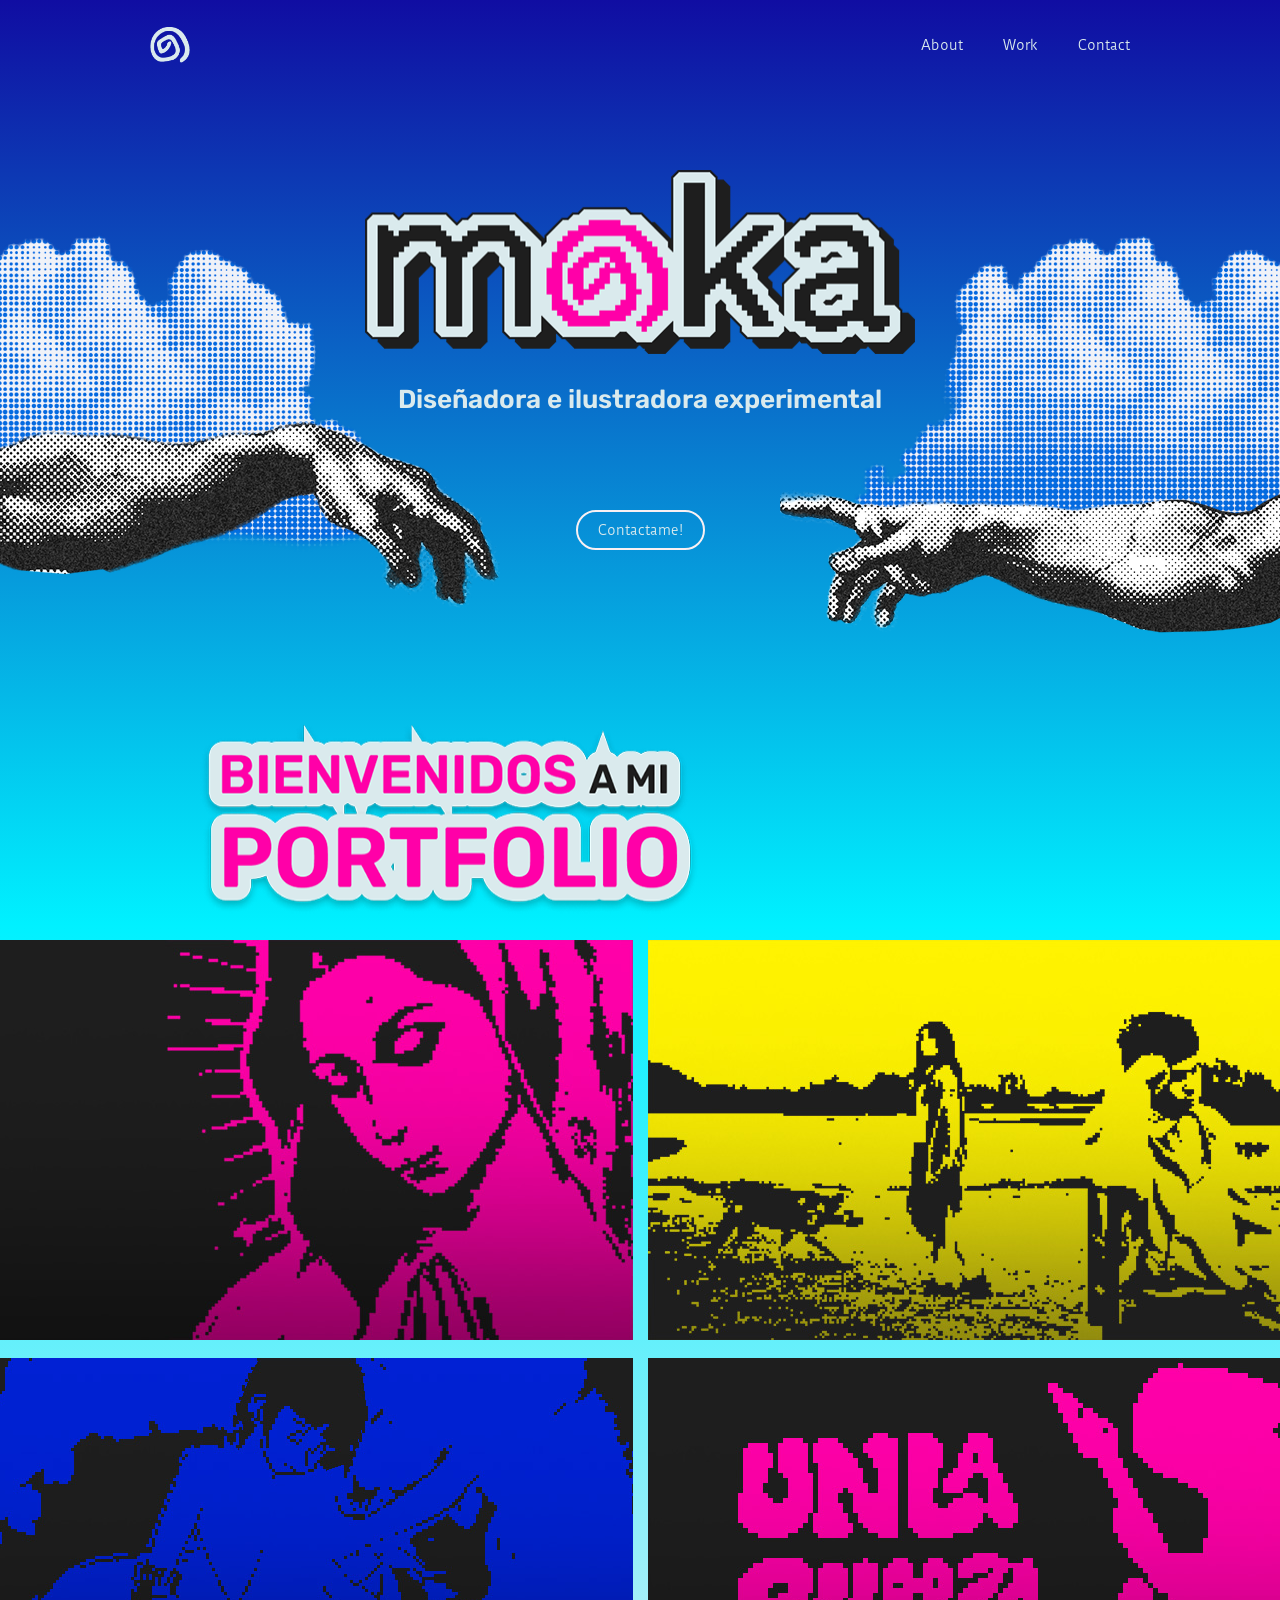
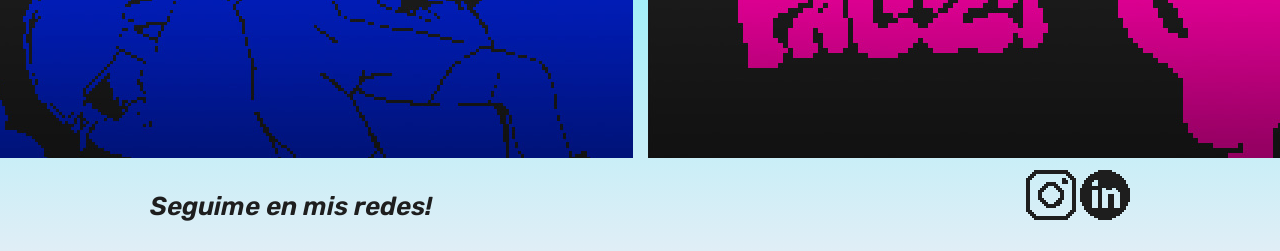
<file: index.html>
<!DOCTYPE html>
<html>

<head>
    <meta charset="utf-8" />
    <meta name="viewport" content="width=device-witdth,initial-scale=1.0">
    <meta name="description" content="Portfolio de Diseño de Moka">
    <meta name="author" content="Candela Magalí Miño">
    <meta name="keywords" content="Portfolio">
    <title>Moka Portfolio</title>
    <link rel="stylesheet" href="style.css">
    <link rel="icon" type="image/png" href="img/favicon-1.png">
</head>

<body>
    <header id="cabecera">
        <div class="contenedor">
            <img src="img/logo.png" alt="Icono de espiral" width="40" height="36">
            <nav class="botonera">
                <a href="about.html">About</a>
                <a href="work.html">Work</a>
                <a href="contact.html">Contact</a>
            </nav>
        </div>
    </header>

    <main>
        <section id="intro">
            <img src="img/moka-title.png" alt="Nombre Moka pixelado" width="550" height="184">
            <h1>Diseñadora e ilustradora experimental</h1>
            <a href="contact.html" class="boton">Contactame!</a>
        </section>

        <section id="hero">
            <img class="mano-izq" src="img/mano-izq.png" alt="">
            <img class="mano-der" src="img/mano-der.png" alt="">
        </section>

        <section id="prese">
            <img src="img/Bienvenidos.png" alt="bienvenidos a mi portfolio" width="600" height="195">
        </section>

        <section class="grid-container">

            <a class="grid-item" href="work.html">
                <img class="img-normal" src="img/hover-1-a.jpg" alt="Fotografía" height="400" width="700">
                <img class="img-hover" src="img/hover-1-b.jpg" alt="Fotografía" height="400" width="700">
            </a>

            <a class="grid-item" href="work.html">
                <img class="img-normal" src="img/hover-2-a.jpg" alt="Diseño gráfico" height="400" width="700">
                <img class="img-hover" src="img/hover-2-b.jpg" alt="Diseño gráfico" height="400" width="700">
            </a>

            <a class="grid-item" href="work.html">
                <img class="img-normal" src="img/hover-4-a.jpg" alt="Pinturas" height="400" width="700">
                <img class="img-hover" src="img/hover-4-b.jpg" alt="Pinturas" height="400" width="700">
            </a>

            <a class="grid-item" href="work.html">
                <img class="img-normal" src="img/hover-3-a.jpg" alt="Ilustraciones" height="400" width="700">
                <img class="img-hover" src="img/hover-3-b.jpg" alt="Ilustraciones" height="400" width="700">
            </a>

        </section>
    </main>
    
    <footer>
        <div class="contenedor">
            <h2>Seguime en mis redes!</h2>
            <div class="footer-section">
                <a href="https://www.instagram.com/mossska_of/">
                    <img src="img/instagram-logo.png" alt="Logo de Instagram pixelado" width="50" height="50">
                </a>
                <a href="https://www.linkedin.com/in/candela-miño-402829404">
                    <img src="img/linkedin-logo.png" alt="Logo de LinkedIn pixelado" width="50" height="50">
                </a>
            </div>
    </footer>

</body>
</htlm>
</file>
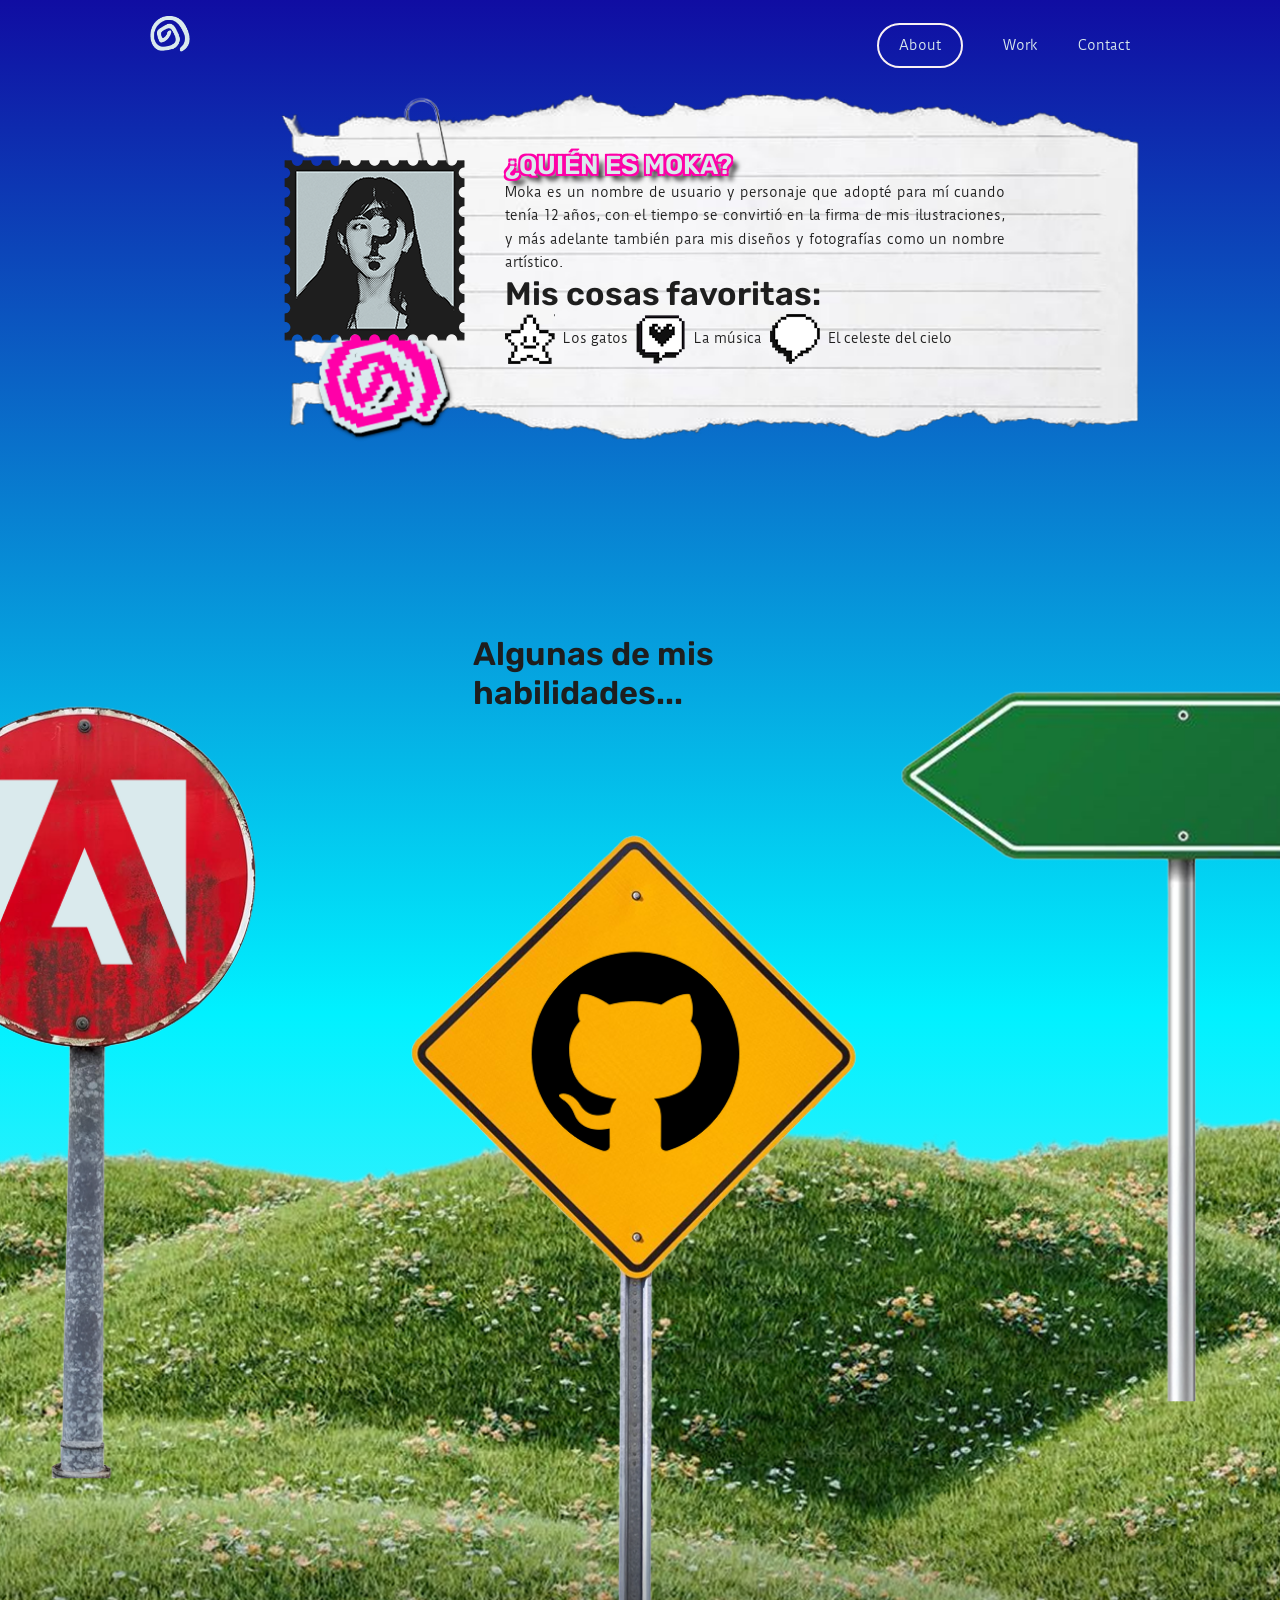
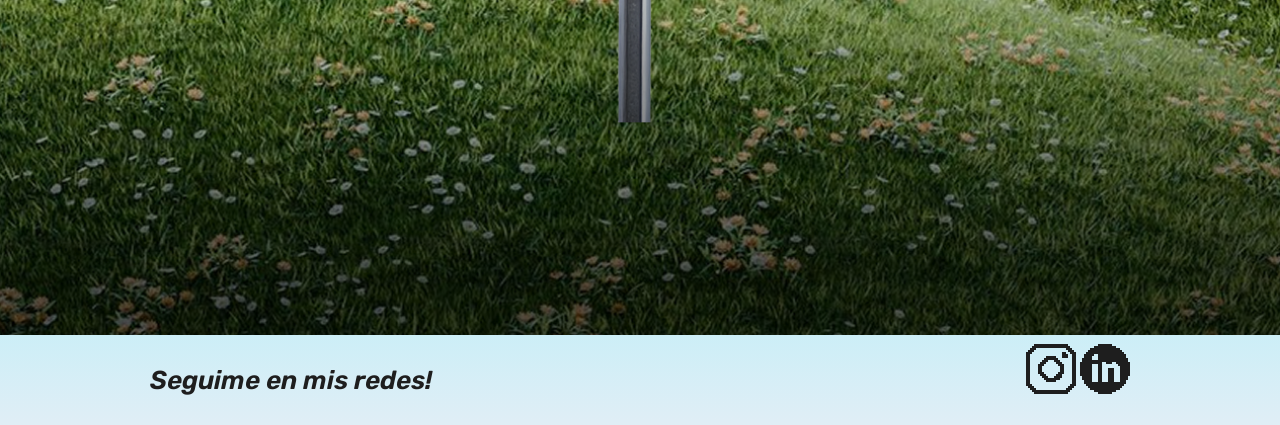
<file: about.html>
<!DOCTYPE html>
<html>

<head>
    <meta charset="utf-8" />
    <meta name="viewport" content="width=devicce-witdth,initial-scale=1.0">
    <meta name="description" content="Portfolio de Diseño de Moka">
    <meta name="author" content="Candela Magalí Miño">
    <meta name="keywords" content="Portfolio">
    <title>Moka Proyecto</title>
    <link rel="stylesheet" href="style.css">
    <link rel="icon" type="image/png" href="img/favicon-1.png">
</head>

<body>
    <header id="cabecera">
        <div class="contenedor">
            <a href="index.html">
                <img src="img/logo.png" alt="Icono de espiral" width="40" height="36">
            </a>
            <nav class="botonera">
                <a href="about.html" class="boton2">About</a>
                <a href="work.html">Work</a>
                <a href="contact.html">Contact</a>
            </nav>
        </div>
    </header>

    <main>
        <section id="quien">
            <img src="img/mi-foto.png" alt="" width="200" height="200">
            <div>

                <h4 id="fijar">¿Quién es Moka?</h4>
                <p> Moka es un nombre de usuario y personaje que adopté para mí cuando tenía 12 años, con el tiempo se
                    convirtió en la firma de mis ilustraciones, y más adelante también para mis diseños y fotografías
                    como un nombre artístico.</p>
                <h3>Mis cosas favoritas:</h3>
                <div class="gustos">
                    <img src="img/icono-3.png" alt="Globo de diálogo con corazón">
                    <p>Los gatos</p>
                    <img src="img/icono-2.png" alt="Estrella sonriente">
                    <p>La música</p>
                    <img src="img/icono-1.png" alt="Globo de diálogo">
                    <p>El celeste del cielo</p>
                </div>
            </div>
        </section>

        <section id="verde">
            <h3> Algunas de mis habilidades...</h3>
        </section>
    </main>

    <footer>
    <div class="contenedor">
        <h2>Seguime en mis redes!</h2>
        <div class="footer-section">
            <a href="https://www.instagram.com/mossska_of/">
                <img src="img/instagram-logo.png" alt="Logo de Instagram pixelado" width="50" height="50">
            </a>
            <a href="https://www.linkedin.com/in/candela-miño-402829404">
                <img src="img/linkedin-logo.png" alt="Logo de LinkedIn pixelado" width="50" height="50">
            </a>
        </div>
        </footer>

</body>
</htlm>
</file>
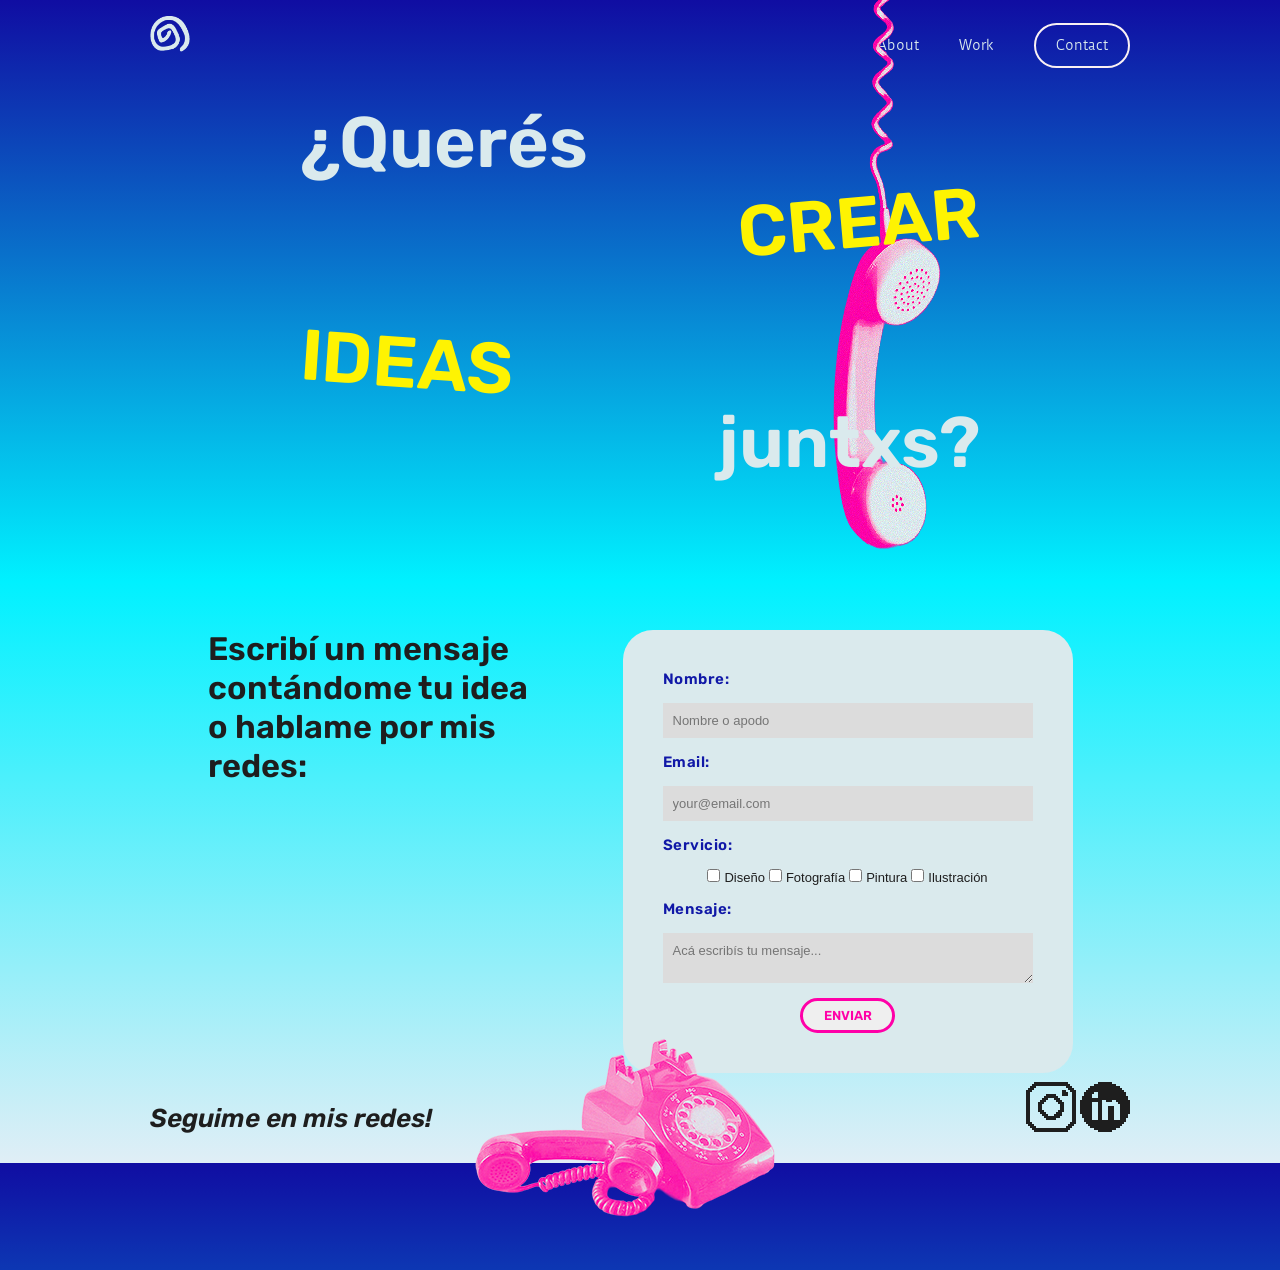
<file: contact.html>
<!DOCTYPE html>
<html>

<head>
    <meta charset="utf-8" />
    <meta name="viewport" content="width=devicce-witdth,initial-scale=1.0">
    <meta name="description" content="Portfolio de Diseño de Moka">
    <meta name="author" content="Candela Magalí Miño">
    <meta name="keywords" content="Portfolio">
    <title>Moka Proyecto</title>
    <link rel="stylesheet" href="style.css">
    <link rel="icon" type="image/png" href="img/favicon-1.png">
</head>

<body>
    <header id="cabecera">
        <div class="contenedor">
            <a href="index.html">
                <img src="img/logo.png" alt="Icono de espiral" width="40" height="36">
            </a>
            <nav class="botonera">
                <a href="about.html">About</a>
                <a href="work.html">Work</a>
                <a href="contact.html" class="boton2">Contact</a>
            </nav>
        </div>
    </header>

    <main>
        <!-- Textos superiores + teléfono colgante -->
        <section id="hero-contact">
            <img src="img/telefono-rosa.png" alt="" class="telefono-colgante">

            <div>
                <h1 class="texto uno">¿Querés</h1>
                <h1 class="texto dos">CREAR</h1>
                <h1 class="texto tres">IDEAS</h1>
                <h1 class="texto cuatro">juntxs?</h1>
            </div>

        </section>

        <!-- Texto izquierda + formulario derecha -->
        <section id="contact-content">
            <div class="texto-contacto">
                <h3>
                    Escribí un mensaje contándome tu idea o hablame por mis redes:
                </h3>
            </div>

            <form>
                <label for="nombre" class="etiquetas-form">Nombre:</label>
                <input type="text" name="nombre" id="nombre" placeholder="Nombre o apodo" required>
                <label for="email" class="etiquetas-form">Email:</label>
                <input type="email" name="email" id="email" maxlength="100" placeholder="your@email.com" required>
                <label>Servicio:</label>
                <div class="checks">
                    <input type="checkbox">
                    <span>Diseño</span>
                    <input type="checkbox">
                    <span>Fotografía</span>
                    <input type="checkbox">
                    <span>Pintura</span>
                    <input type="checkbox">
                    <span>Ilustración</span>
                </div>
                <label>Mensaje:</label>
                <textarea name="mensaje" id="mensaje" placeholder="Acá escribís tu mensaje..." required></textarea>
                <button>ENVIAR</button>
            </form>
        </section>

        <!-- Teléfono inferior decorativo -->
        <section id="phone-bottom">
            <img src="img/telefonoentero-rosa.png" alt="teléfono antiguo rosa" class="telefono-abajo">
        </section>

    </main>

    <footer>
    <div class="contenedor">
        <h2>Seguime en mis redes!</h2>
        <div class="footer-section">
            <a href="https://www.instagram.com/mossska_of/">
                <img src="img/instagram-logo.png" alt="Logo de Instagram pixelado" width="50" height="50">
            </a>
            <a href="https://www.linkedin.com/in/candela-miño-402829404">
                <img src="img/linkedin-logo.png" alt="Logo de LinkedIn pixelado" width="50" height="50">
            </a>
        </div>
        </footer>


</body>
</htlm>
</file>
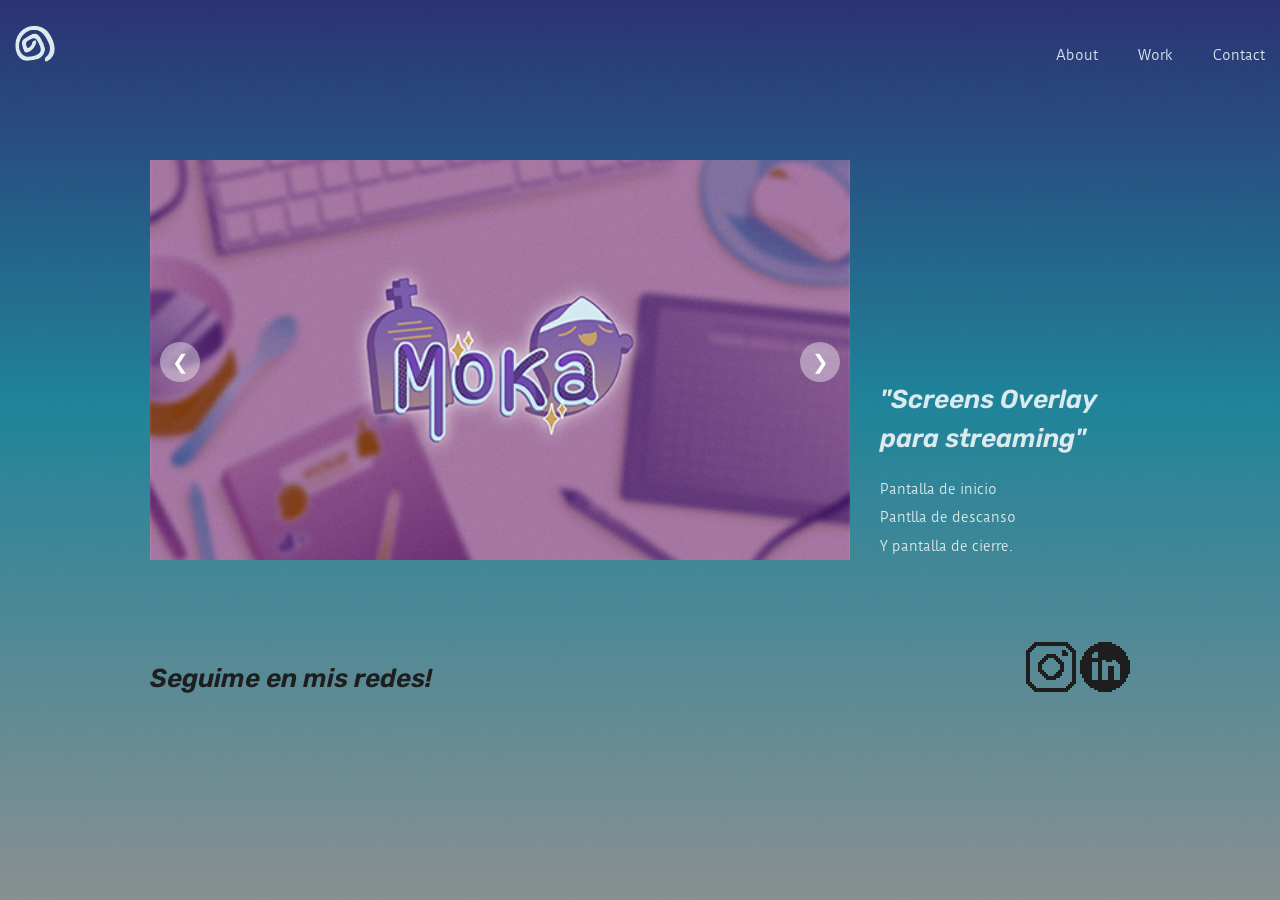
<file: diseno-1.html>
<!DOCTYPE html>
<html lang="en">

<head>
    <meta charset="UTF-8">
    <meta name="viewport" content="width=device-width, initial-scale=1.0">
    <title>Moka Proyecto</title>
    <link rel="stylesheet" href="style.css">
    <link rel="icon" type="image/png" href="img/favicon-1.png">
</head>

<body id="fondo-gris">
    <header class="volver">
        <header id="cabecera">
            <div class="contenedor">
                <a href="work.html">
                    <img src="img/logo.png" alt="Icono de espiral" width="40" height="36">
                </a>
                <nav class="botonera">
                    <a href="about.html">About</a>
                    <a href="work.html">Work</a>
                    <a href="contact.html">Contact</a>
                </nav>
            </div>
        </header>
    </header>

    <main id="visor">
        <div class="centrar">
            <button class="flecha izquierda">&#10094;</button>
            <img src="img/diseño-1.jpg" alt="foto en el parque" height="400" width="700">
            <button class="flecha derecha">&#10095;</button>
        </div>

        <div class="info">
            <h2>"Screens Overlay para streaming"</h2>
            <p>Pantalla de inicio</p>
            <p>Pantlla de descanso</p>
            <p>Y pantalla de cierre.</p>
        </div>

    </main>

    <footer>
        <div class="contenedor">
            <h2>Seguime en mis redes!</h2>
            <div class="footer-section">
                <a href="https://www.instagram.com/mossska_of/">
                    <img src="img/instagram-logo.png" alt="Logo de Instagram pixelado" width="50" height="50">
                </a>
                <a href="https://www.linkedin.com/in/candela-miño-402829404">
                    <img src="img/linkedin-logo.png" alt="Logo de LinkedIn pixelado" width="50" height="50">
                </a>
            </div>
    </footer>

</body>

</html>
</file>
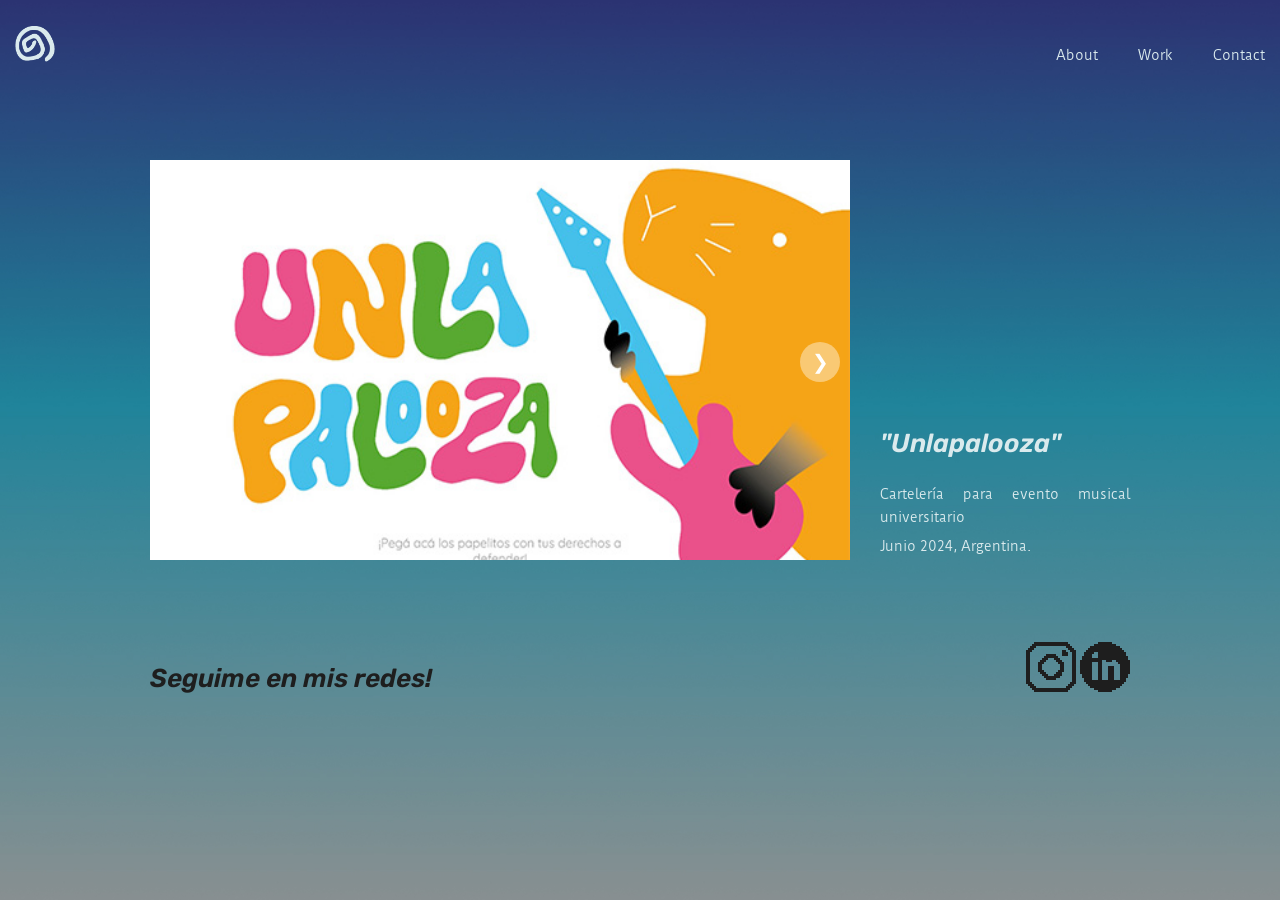
<file: diseno-2.html>
<!DOCTYPE html>
<html lang="en">

<head>
    <meta charset="UTF-8">
    <meta name="viewport" content="width=device-width, initial-scale=1.0">
    <title>Moka Proyecto</title>
    <link rel="stylesheet" href="style.css">
    <link rel="icon" type="image/png" href="img/favicon-1.png">
</head>

<body id="fondo-gris">
    <header class="volver">
        <header id="cabecera">
            <div class="contenedor">
                <a href="work.html">
                    <img src="img/logo.png" alt="Icono de espiral" width="40" height="36">
                </a>
                <nav class="botonera">
                    <a href="about.html">About</a>
                    <a href="work.html">Work</a>
                    <a href="contact.html">Contact</a>
                </nav>
            </div>
        </header>
    </header>

    <main id="visor">
        <div class="centrar">
            <button class="flecha izquierda">&#10094;</button>
            <img src="img/diseño-2.jpg" alt="foto en el parque" height="400" width="700">
            <button class="flecha derecha">&#10095;</button>
        </div>

        <div class="info">
            <h2>"Unlapalooza"</h2>
            <p>Cartelería para evento musical universitario</p>
            <p></p>
            <p>Junio 2024, Argentina.</p>
        </div>

    </main>

    <footer>
        <div class="contenedor">
            <h2>Seguime en mis redes!</h2>
            <div class="footer-section">
                <a href="https://www.instagram.com/mossska_of/">
                    <img src="img/instagram-logo.png" alt="Logo de Instagram pixelado" width="50" height="50">
                </a>
                <a href="https://www.linkedin.com/in/candela-miño-402829404">
                    <img src="img/linkedin-logo.png" alt="Logo de LinkedIn pixelado" width="50" height="50">
                </a>
            </div>
    </footer>

</body>

</html>
</file>
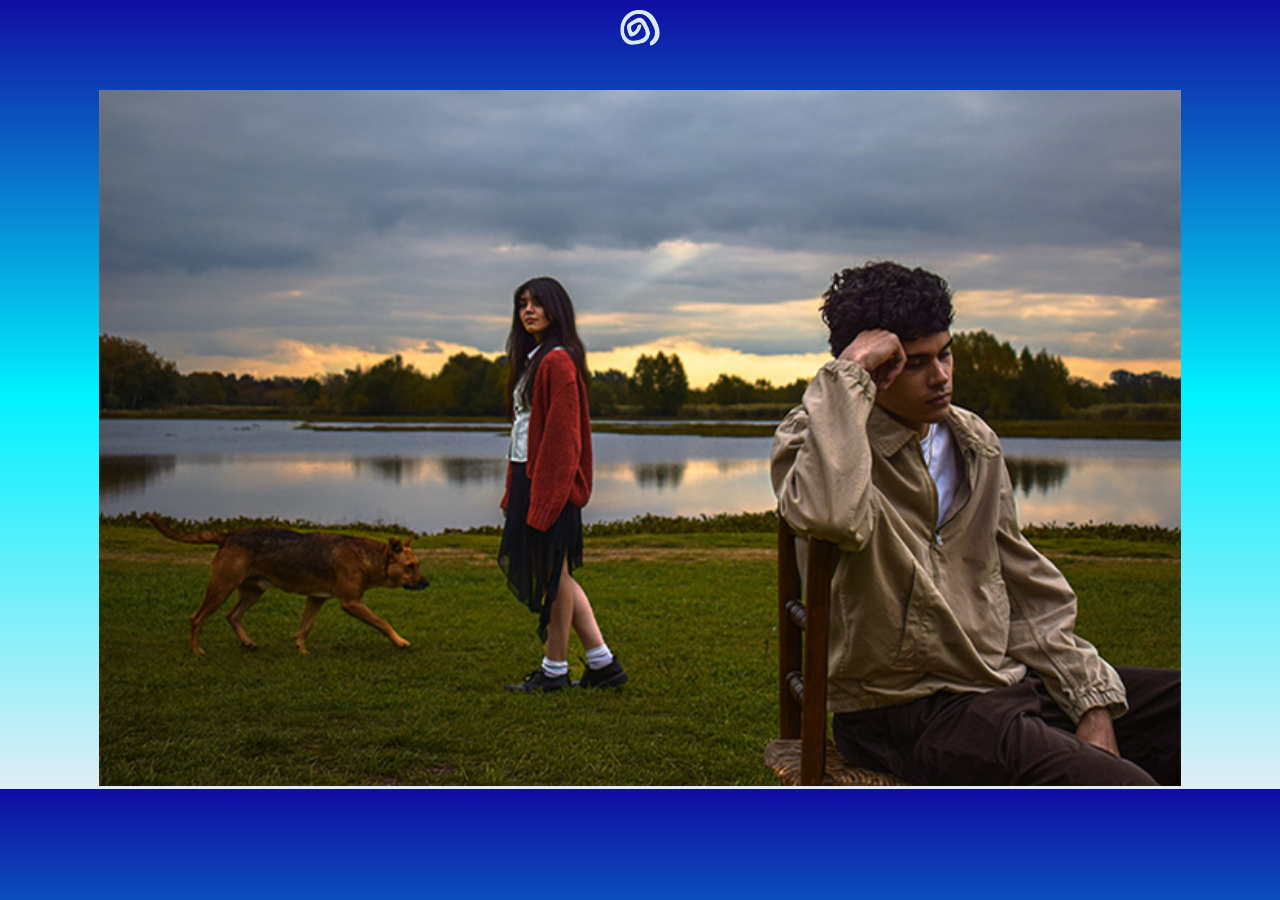
<file: fotografia-1.html>
<!DOCTYPE html>
<html lang="en">
<head>
    <meta charset="UTF-8">
    <meta name="viewport" content="width=device-width, initial-scale=1.0">
    <title>Moka Proyecto</title>
    <link rel="stylesheet" href="style.css">
    <link rel="icon" type="image/png" href="img/favicon-1.png">
</head>
<body>
    <header class="volver">
        <a href="work.html">
            <img src="img/logo.png" alt="Espiral" width="40" height="36">
        </a>
    </header>
    <main>
        <section class="centrar">
            <img src="img/fotografia-1full.jpg" alt="800" height="696">
        </section>
    </main>
</body>
</html>
</file>
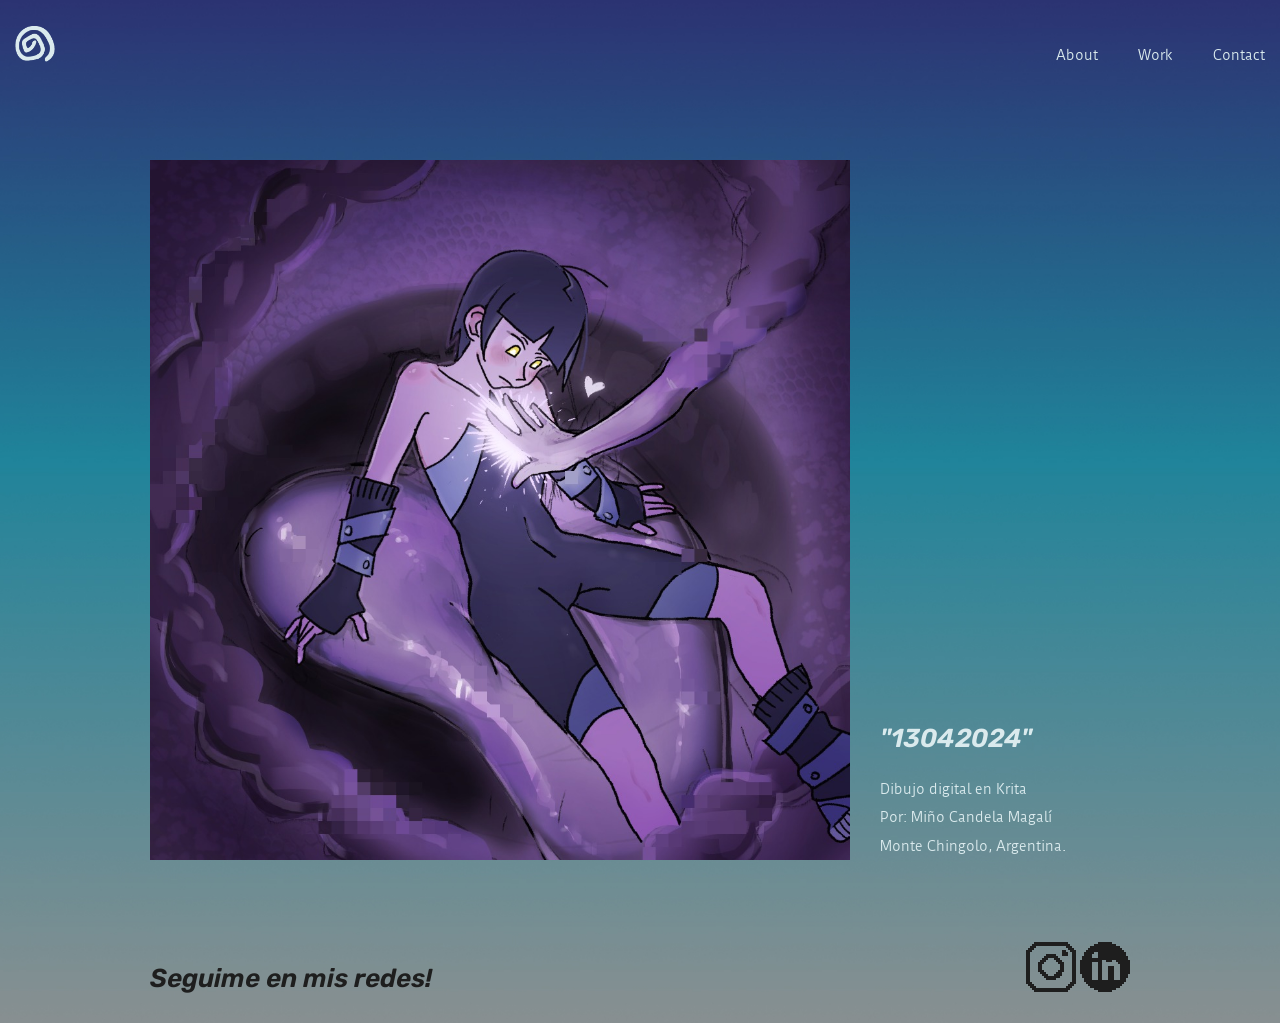
<file: ilustracion-1.html>
<!DOCTYPE html>
<html lang="en">

<head>
    <meta charset="UTF-8">
    <meta name="viewport" content="width=device-width, initial-scale=1.0">
    <title>Moka Proyecto</title>
    <link rel="stylesheet" href="style.css">
    <link rel="icon" type="image/png" href="img/favicon-1.png">
</head>

<body id="fondo-gris">
    <header class="volver">
        <header id="cabecera">
            <div class="contenedor">
                <a href="work.html">
                    <img src="img/logo.png" alt="Icono de espiral" width="40" height="36">
                </a>
                <nav class="botonera">
                    <a href="about.html">About</a>
                    <a href="work.html">Work</a>
                    <a href="contact.html">Contact</a>
                </nav>
            </div>
        </header>
    </header>

    <main id="visor">
        <div class="centrar">
            <img src="img/ilustracion-1.jpeg" alt="virgencita" height="700" width="700">
        </div>

        <div class="info">
            <h2>"13042024"</h2>
            <p>Dibujo digital en Krita</p>
            <p>Por: Miño Candela Magalí</p>
            <p>Monte Chingolo, Argentina.</p>
        </div>

    </main>

    <footer>
        <div class="contenedor">
            <h2>Seguime en mis redes!</h2>
            <div class="footer-section">
                <a href="https://www.instagram.com/mossska_of/">
                    <img src="img/instagram-logo.png" alt="Logo de Instagram pixelado" width="50" height="50">
                </a>
                <a href="https://www.linkedin.com/in/candela-miño-402829404">
                    <img src="img/linkedin-logo.png" alt="Logo de LinkedIn pixelado" width="50" height="50">
                </a>
            </div>
    </footer>

</body>

</html>
</file>
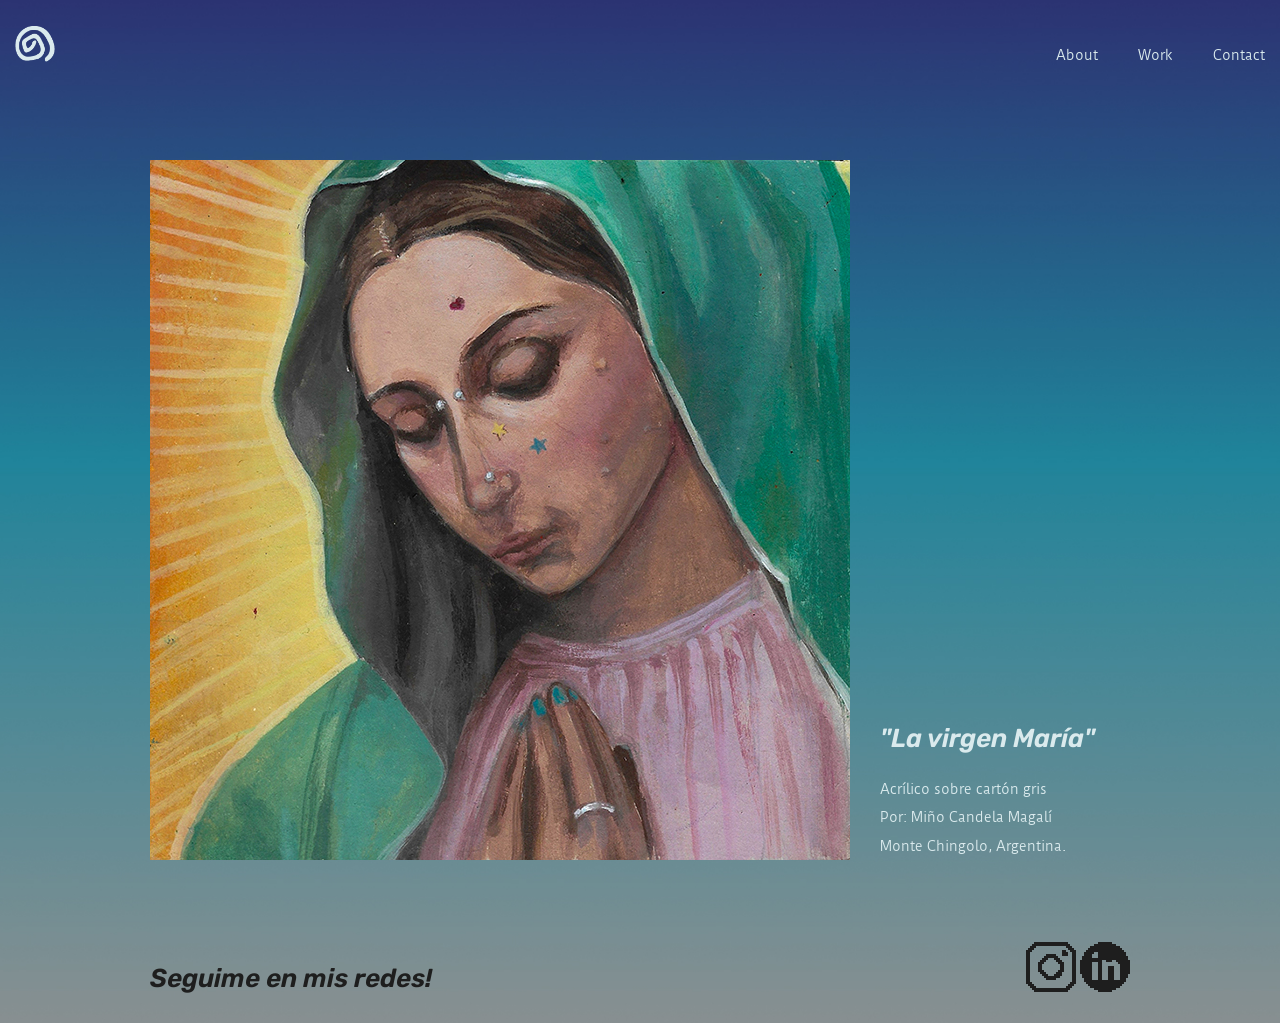
<file: pintura-1.html>
<!DOCTYPE html>
<html lang="en">

<head>
    <meta charset="UTF-8">
    <meta name="viewport" content="width=device-width, initial-scale=1.0">
    <title>Moka Proyecto</title>
    <link rel="stylesheet" href="style.css">
    <link rel="icon" type="image/png" href="img/favicon-1.png">
</head>

<body id="fondo-gris">
    <header class="volver">
        <header id="cabecera">
            <div class="contenedor">
                <a href="work.html">
                    <img src="img/logo.png" alt="Icono de espiral" width="40" height="36">
                </a>
                <nav class="botonera">
                    <a href="about.html">About</a>
                    <a href="work.html">Work</a>
                    <a href="contact.html">Contact</a>
                </nav>
            </div>
        </header>
    </header>

    <main id="visor">
        <div class="centrar">
            <img src="img/pintura-1full.jpg" alt="virgencita" height="700" width="700">
        </div>

        <div class="info">
            <h2>"La virgen María"</h2>
            <p>Acrílico sobre cartón gris</p>
            <p>Por: Miño Candela Magalí</p>
            <p>Monte Chingolo, Argentina.</p>
        </div>

    </main>

    <footer>
        <div class="contenedor">
            <h2>Seguime en mis redes!</h2>
            <div class="footer-section">
                <a href="https://www.instagram.com/mossska_of/">
                    <img src="img/instagram-logo.png" alt="Logo de Instagram pixelado" width="50" height="50">
                </a>
                <a href="https://www.linkedin.com/in/candela-miño-402829404">
                    <img src="img/linkedin-logo.png" alt="Logo de LinkedIn pixelado" width="50" height="50">
                </a>
            </div>
    </footer>

</body>

</html>
</file>
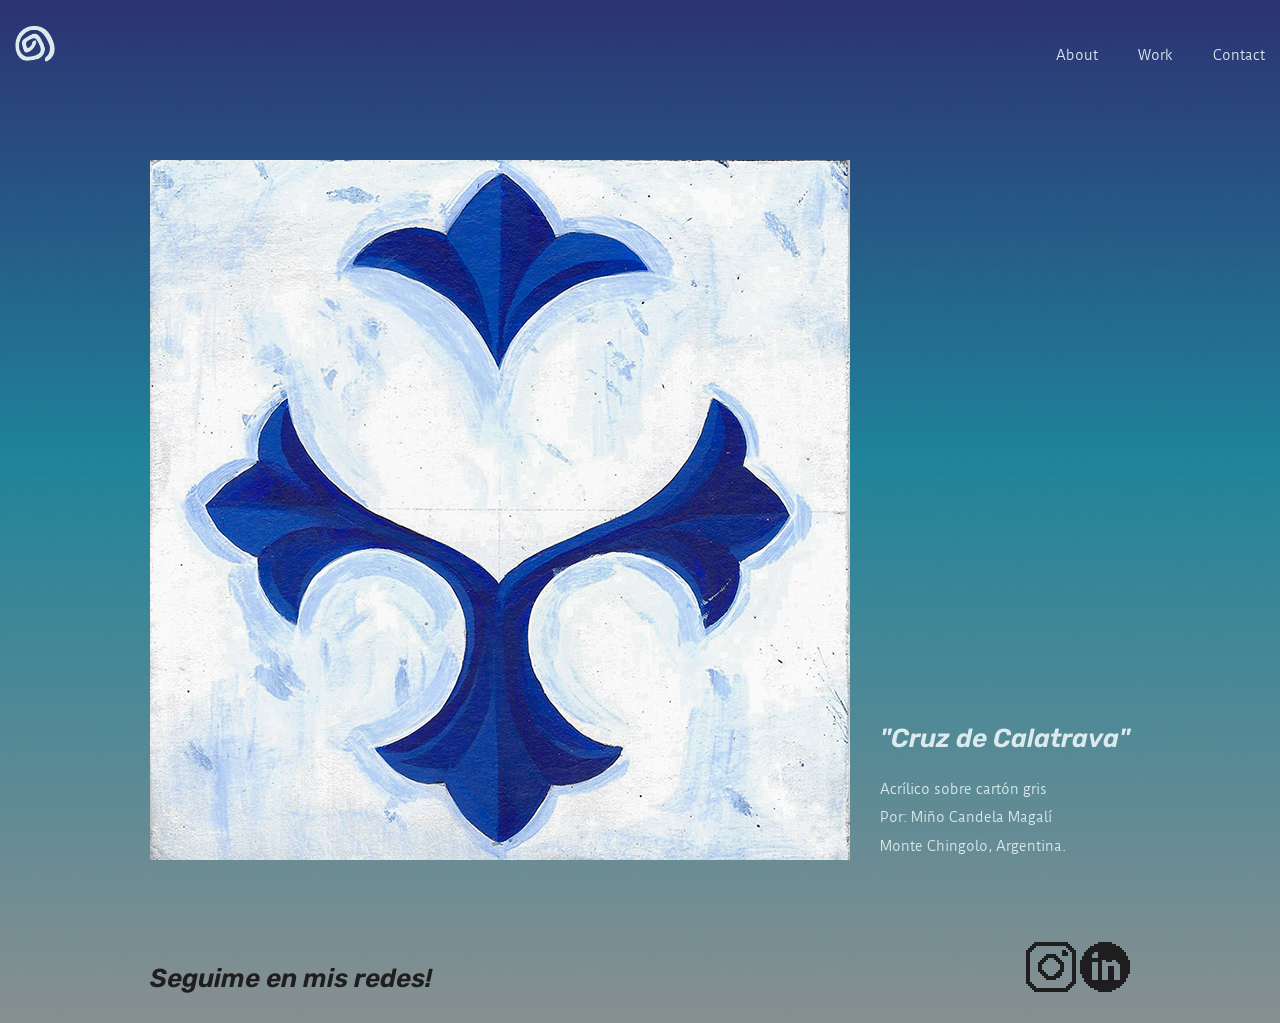
<file: pintura-2.html>
<!DOCTYPE html>
<html lang="en">

<head>
    <meta charset="UTF-8">
    <meta name="viewport" content="width=device-width, initial-scale=1.0">
    <title>Moka Proyecto</title>
    <link rel="stylesheet" href="style.css">
    <link rel="icon" type="image/png" href="img/favicon-1.png">
</head>

<body id="fondo-gris">
    <header class="volver">
        <header id="cabecera">
            <div class="contenedor">
                <a href="work.html">
                    <img src="img/logo.png" alt="Icono de espiral" width="40" height="36">
                </a>
                <nav class="botonera">
                    <a href="about.html">About</a>
                    <a href="work.html">Work</a>
                    <a href="contact.html">Contact</a>
                </nav>
            </div>
        </header>
    </header>

    <main id="visor">
        <div class="centrar">
            <img src="img/pintura-2full.jpg" alt="virgencita" height="700" width="700">
        </div>

        <div class="info">
            <h2>"Cruz de Calatrava"</h2>
            <p>Acrílico sobre cartón gris</p>
            <p>Por: Miño Candela Magalí</p>
            <p>Monte Chingolo, Argentina.</p>
        </div>

    </main>

    <footer>
        <div class="contenedor">
            <h2>Seguime en mis redes!</h2>
            <div class="footer-section">
                <a href="https://www.instagram.com/mossska_of/">
                    <img src="img/instagram-logo.png" alt="Logo de Instagram pixelado" width="50" height="50">
                </a>
                <a href="https://www.linkedin.com/in/candela-miño-402829404">
                    <img src="img/linkedin-logo.png" alt="Logo de LinkedIn pixelado" width="50" height="50">
                </a>
            </div>
    </footer>

</body>

</html>
</file>
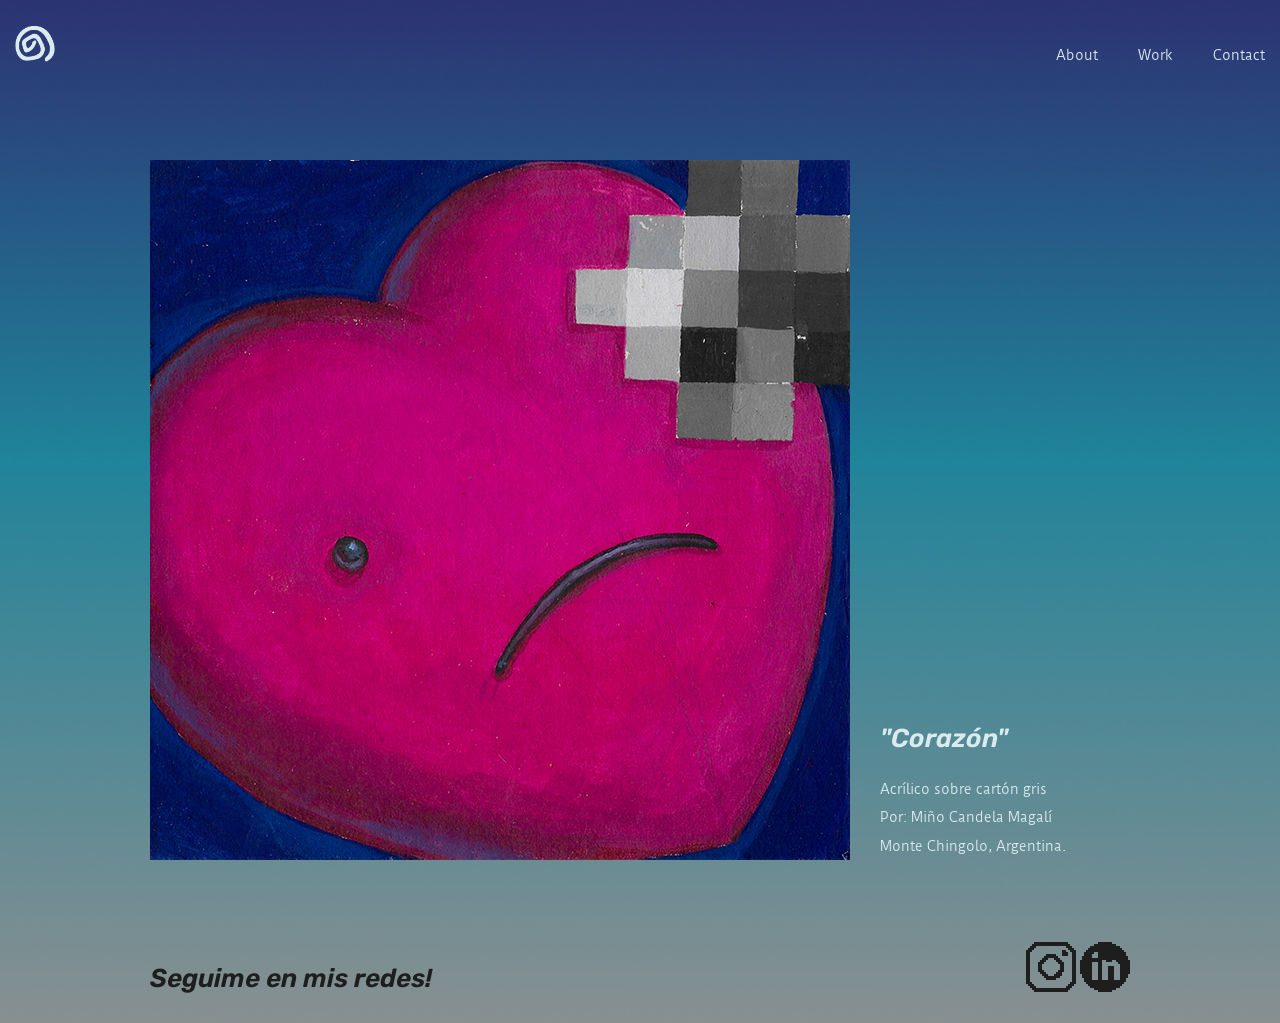
<file: pintura-3.html>
<!DOCTYPE html>
<html lang="en">

<head>
    <meta charset="UTF-8">
    <meta name="viewport" content="width=device-width, initial-scale=1.0">
    <title>Moka Proyecto</title>
    <link rel="stylesheet" href="style.css">
    <link rel="icon" type="image/png" href="img/favicon-1.png">
</head>

<body id="fondo-gris">
    <header class="volver">
        <header id="cabecera">
            <div class="contenedor">
                <a href="work.html">
                    <img src="img/logo.png" alt="Icono de espiral" width="40" height="36">
                </a>
                <nav class="botonera">
                    <a href="about.html">About</a>
                    <a href="work.html">Work</a>
                    <a href="contact.html">Contact</a>
                </nav>
            </div>
        </header>
    </header>

    <main id="visor">
        <div class="centrar">
            <img src="img/pintura-3full.jpg" alt="virgencita" height="700" width="700">
        </div>

        <div class="info">
            <h2>"Corazón"</h2>
            <p>Acrílico sobre cartón gris</p>
            <p>Por: Miño Candela Magalí</p>
            <p>Monte Chingolo, Argentina.</p>
        </div>

    </main>

    <footer>
        <div class="contenedor">
            <h2>Seguime en mis redes!</h2>
            <div class="footer-section">
                <a href="https://www.instagram.com/mossska_of/">
                    <img src="img/instagram-logo.png" alt="Logo de Instagram pixelado" width="50" height="50">
                </a>
                <a href="https://www.linkedin.com/in/candela-miño-402829404">
                    <img src="img/linkedin-logo.png" alt="Logo de LinkedIn pixelado" width="50" height="50">
                </a>
            </div>
    </footer>

</body>

</html>
</file>
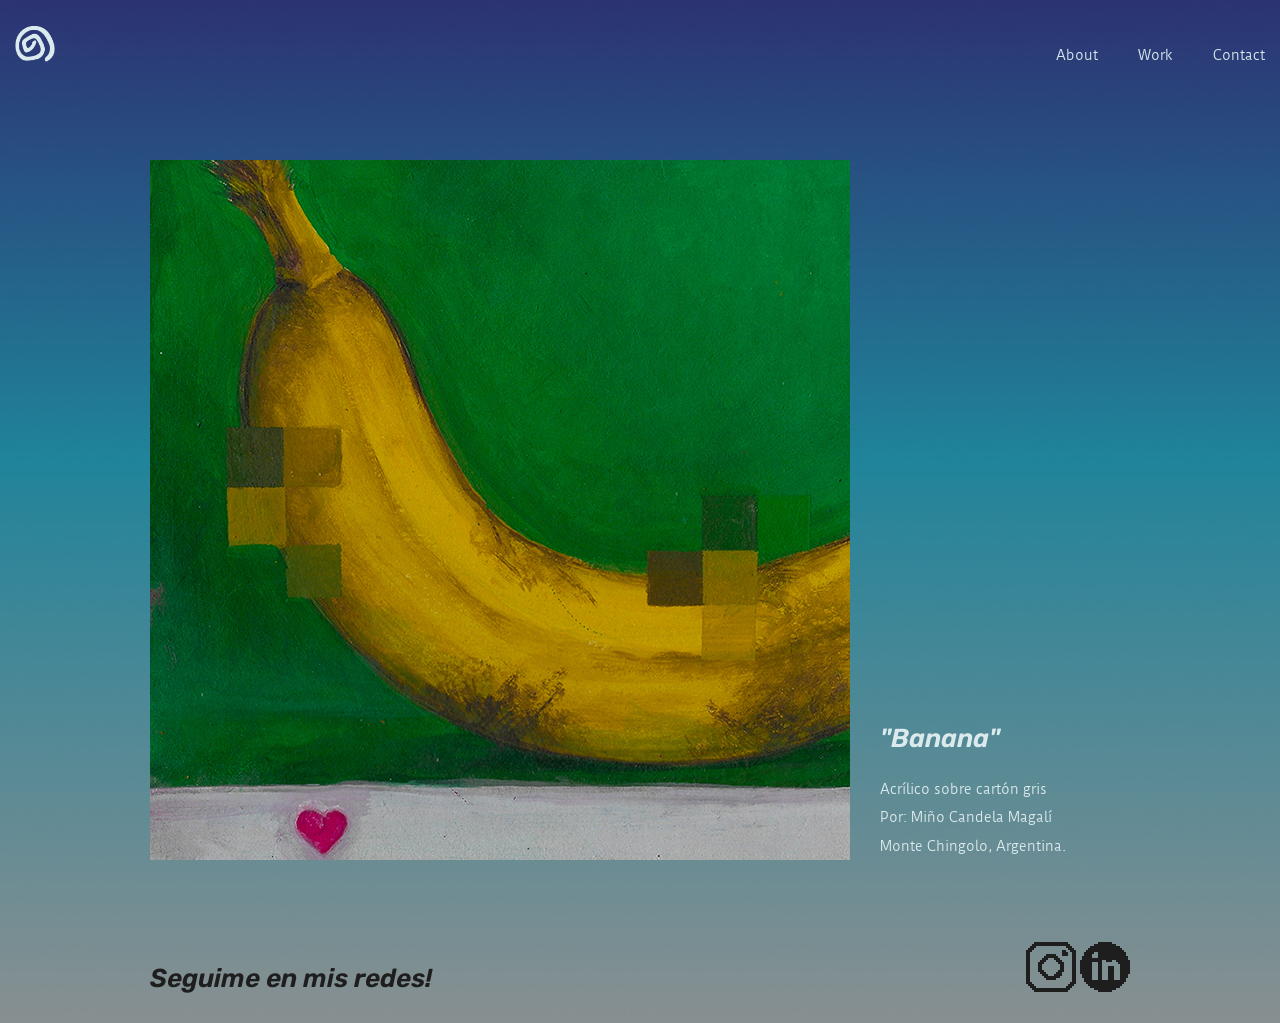
<file: pintura-4.html>
<!DOCTYPE html>
<html lang="en">

<head>
    <meta charset="UTF-8">
    <meta name="viewport" content="width=device-width, initial-scale=1.0">
    <title>Moka Proyecto</title>
    <link rel="stylesheet" href="style.css">
    <link rel="icon" type="image/png" href="img/favicon-1.png">
</head>

<body id="fondo-gris">
    <header class="volver">
        <header id="cabecera">
            <div class="contenedor">
                <a href="work.html">
                    <img src="img/logo.png" alt="Icono de espiral" width="40" height="36">
                </a>
                <nav class="botonera">
                    <a href="about.html">About</a>
                    <a href="work.html">Work</a>
                    <a href="contact.html">Contact</a>
                </nav>
            </div>
        </header>
    </header>

    <main id="visor">
        <div class="centrar">
            <img src="img/pintura-4full.jpg" alt="virgencita" height="700" width="700">
        </div>

        <div class="info">
            <h2>"Banana"</h2>
            <p>Acrílico sobre cartón gris</p>
            <p>Por: Miño Candela Magalí</p>
            <p>Monte Chingolo, Argentina.</p>
        </div>

    </main>

    <footer>
        <div class="contenedor">
            <h2>Seguime en mis redes!</h2>
            <div class="footer-section">
                <a href="https://www.instagram.com/mossska_of/">
                    <img src="img/instagram-logo.png" alt="Logo de Instagram pixelado" width="50" height="50">
                </a>
                <a href="https://www.linkedin.com/in/candela-miño-402829404">
                    <img src="img/linkedin-logo.png" alt="Logo de LinkedIn pixelado" width="50" height="50">
                </a>
            </div>
    </footer>

</body>

</html>
</file>
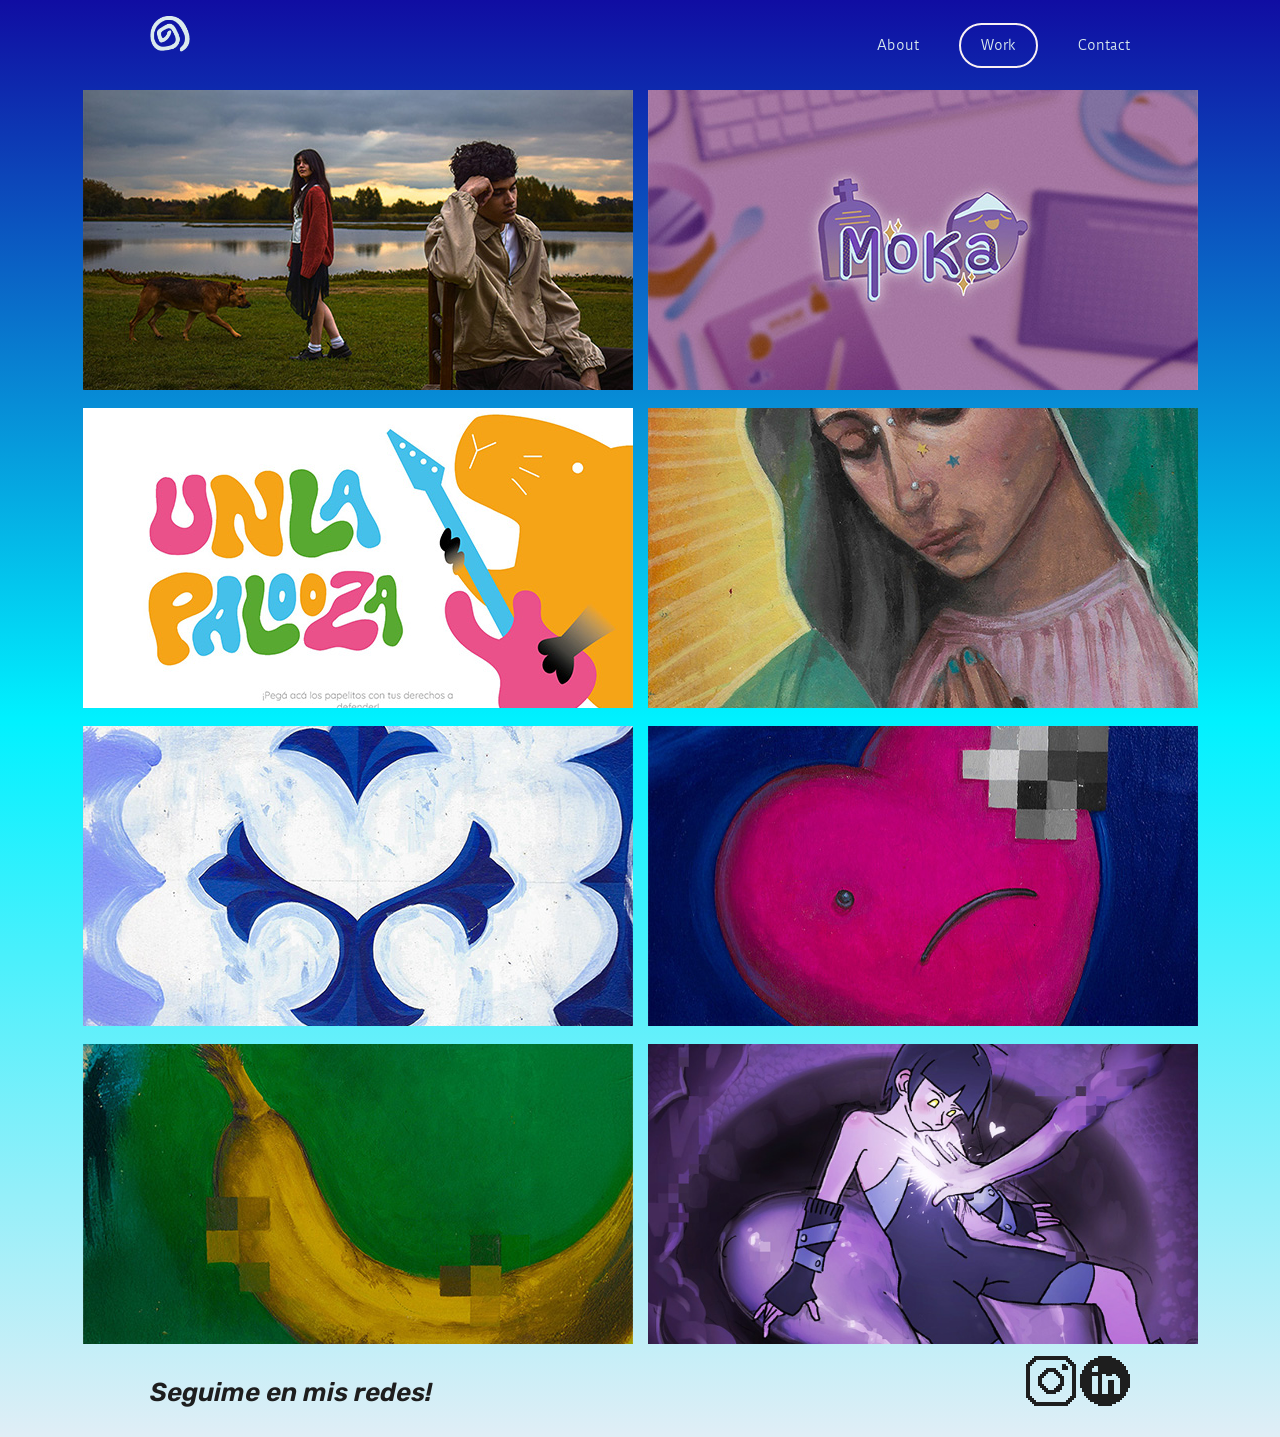
<file: work.html>
<!DOCTYPE html>
<html>

<head>
    <meta charset="utf-8" />
    <meta name="viewport" content="width=devicce-witdth,initial-scale=1.0">
    <meta name="description" content="Portfolio de Diseño de Moka">
    <meta name="author" content="Candela Magalí Miño">
    <meta name="keywords" content="Portfolio">
    <title>Moka Proyecto</title>
    <link rel="stylesheet" href="style.css">
    <link rel="icon" type="image/png" href="img/favicon-1.png">
</head>

<body>
    <header id="cabecera">
        <div class="contenedor">
            <a href="index.html">
                <img src="img/logo.png" alt="Icono de espiral" width="40" height="36">
            </a>
            <nav class="botonera">
                <a href="about.html">About</a>
                <a href="work.html" class="boton2">Work</a>
                <a href="contact.html">Contact</a>
            </nav>
        </div>
    </header>

    <main>
        <section class="estructura">
            <div class="grid-imagenes">
                <a href="fotografia-1.html">
                    <img src="img/fotografia-1.jpg" alt="Dos personas y un perro con un atardecer de fondo" height="300"
                        width="550">
                </a>
                <a href="diseno-1.html">
                    <img src="img/diseño-1.jpg" alt="Carpincho vectorizado con una guitarra para UnlaPalooza"
                        height="300" width="550">
                </a>
                <a href="diseno-2.html">
                    <img src="img/diseño-2.jpg" alt="Nombre de Moka con fondo de escritorio" height="300" width="550">
                </a>
                <a href="pintura-1.html">
                    <img src="img/pintura-1.jpg" alt="Virgen María" height="300" width="550">
                </a>
                <a href="pintura-2.html">
                    <img src="img/pintura-2.jpg" alt="Corazon Azul" height="300" width="550">
                </a>
                <a href="pintura-3.html">
                    <img src="img/pintura-3.jpg" alt="Corazon triste" height="300" width="550">
                </a>
                <a href="pintura-4.html">
                    <img src="img/pintura-4.jpg" alt="Banana sobre fondo verde" height="300" width="550">
                </a>
                <a href="ilustracion-1.html">
                    <img src="img/hover-4-b.jpg" alt="Dibujo anime violacio" height="300" width="550">
                </a>
            </div>
        </section>

    </main>
    <footer>
        <div class="contenedor">
            <h2>Seguime en mis redes!</h2>
            <div class="footer-section">
                <a href="https://www.instagram.com/mossska_of/">
                    <img src="img/instagram-logo.png" alt="Logo de Instagram pixelado" width="50" height="50">
                </a>
                <a href="https://www.linkedin.com/in/candela-miño-402829404">
                    <img src="img/linkedin-logo.png" alt="Logo de LinkedIn pixelado" width="50" height="50">
                </a>
            </div>
    </footer>

</body>
</htlm>
</file>
<file: style.css>
/* CSS DOCUMENT */
@charset "UTF-8";

@font-face {
    font-family: "DuruSans Regular";
    src: url(fuentes/DuruSans-Regular.ttf) format(truetype);
    font-weight: normal;
    font-style: normal;
}

@font-face {
    font-family: "Rubik SemiBold Italic";
    src: url(fuentes/Rubik-SemiBoldItalic.ttf) format(truetype);
    font-weight: bold;
    font-style: italic;
}

@font-face {
    font-family: "Rubik SemiBold";
    src: url(fuentes/Rubik-SemiBold.ttf) format(truetype);
    font-weight: bold;
    font-style: normal;
}

/*aca empiezan las aplicaciones*/

* {
    font-family: "DuruSans Regular", sans-serif;
    font-size: small;
    text-align: center;
    text-decoration: none;
    color: rgb(218, 234, 237);
    margin: 0;
    padding: 0;
    box-sizing: border-box;
}

#fondo-gris {
    background-image: url("img/fondo-galeria.jpg");
    background-size: cover;
    background-position: center;
    background-repeat: no-repeat;
    min-height: 100vh;
}

body {
    padding: 0px 15vh;
    background: linear-gradient(to bottom, #100DA2, #00F1FF, #E0EEF6);
}

header {
    line-height: 6vh;
    display: flex;
    justify-content: center;
    height: 10vh;
    padding: 15px;
}

nav {
    display: flex;
    gap: 40px;
    font-size: 0.9rem;
    align-items: center;
}

main {
    display: flex;
    flex-direction: column;
    align-items: center;
}

section {
    width: 100vw;
}

.contenedor {
    display: flex;
    align-items: center;
    justify-content: space-between;
    width: 100vw;
    max-width: 1250px;
}

.boton {
    margin: 65px;
    display: flex;
    max-height: 45px;
    padding: 10px 20px;
    border-radius: 25px;
    border: 2px solid #f9f0f3;
    background: transparent;
    cursor: pointer;
    align-items: center;
    transition: all 0.3s ease;
}

.boton:hover {
    background: #FF00A8;
    transform: scale(1.05);
}

.boton2 {
    display: flex;
    max-height: 45px;
    padding: 10px 20px;
    border-radius: 25px;
    border: 2px solid #f9f0f3;
    background: transparent;
    cursor: pointer;
    align-items: center;
}

.gustos {
    gap: 8px;
    display: flex;
    align-items: center;
}

.carrusel {
    display: flex;
    align-items: center;
    gap: 25px;
    padding: 80px 0px;
}

.grid-container {
    gap: 15px;
    width: fit-content;
    display: grid;
    grid-template-columns: repeat(2, 700px);

}

.grid-item {
    position: relative;
    overflow: hidden;
}

.img-hover {
    position: absolute;
    inset: 0;
    opacity: 0;
    transition: 1s;
}

.grid-item:hover .img-hover {
    opacity: 1;
}


h1 {
    font-family: 'Rubik Semibold', 'Arial Narrow', Arial, sans-serif;
    font-size: 2rem;
    color: #DAEAED;
}

h2 {
    max-width: 335px;
    font-family: 'Rubik SemiBold Italic', 'Arial Narrow', Arial, sans-serif;
    color: #1E1E1E;
    font-size: 2rem;
    line-height: 3rem;
}

h3 {
    text-align: left;
    max-width: 335px;
    font-family: 'Rubik SemiBold', 'Arial Narrow', Arial, sans-serif;
    color: #1E1E1E;
    font-size: 2.5rem;
    line-height: 3rem;
}

h4 {
    font-size: 2rem;
    font-family: 'Rubik SemiBold', 'Arial Narrow', Arial;
    font-weight: 900;
    text-transform: uppercase;
    color: #DAEAED;
    text-shadow:
        -2px -2px 0 #FF00A8,
        2px -2px 0 #FF00A8,
        -2px 2px 0 #FF00A8,
        2px 2px 0 #FF00A8,

        6px 6px 5px #1E1E1E;
}


p {
    color: #1E1E1E;
    text-align: justify;
    line-height: 1.8rem;
    max-width: 500px;
}

#intro {
    padding: 80px;
    display: flex;
    flex-direction: column;
    align-items: center;
    gap: 30px;

    background-image: url(img/nubes-1920.png);
    background-size: cover;
    background-position: center;
    background-repeat: no-repeat;
    min-height: 42vh;
}

#prese {
    padding: 25px 107px 25px 200px;
    display: flex;
    flex-direction: column;
    align-content: center;
    align-items: flex-start;
}

#fijar {
    text-align: left;
}

#verde {
    padding: 50px 0px 0px 0px;
    display: flex;
    flex-direction: column;
    align-content: center;
    background-image: url(img/fondo-about.png);
    background-size: cover;
    background-position: center;
    background-repeat: no-repeat;
    min-height: 150vh;
    align-items: center;
}

.mano-izq,
.mano-der {
    position: absolute;
    transition: transform 0.1 linear;
}

.mano-izq {
    left: -200px;
    top: 300px;
}

.mano-der {
    right: -200px;
    top: 300px;
}

.nubes {
    top: 200px;
}

.nube {
    z-index: 1;
}

.mano-izq,
.mano-der {
    z-index: 2;
}

.contenido {
    z-index: 3;
    position: relative;
}

#presentation {
    background-position: center;
    background-size: cover;
    background-repeat: no-repeat;
    height: 52vh;
    line-height: 5.5rem;
    display: flex;
    align-items: center;
    justify-content: center;
    gap: 150px;
}

#quien {
    background-image: url(img/about-decor.png);
    background-position: 195px -51px;
    background-size: 1000px 435px;
    background-repeat: no-repeat;
    height: 55vh;
    gap: 30px;
    padding: 60px 0px 0px 0px;
    max-width: 1450px;
    display: flex;
    width: 100vw;
    flex-direction: row;
    justify-content: center;
    align-items: flex-start;
}

#works {
    display: flex;
    padding: 35px;
    flex-direction: column;
    align-items: center;
    gap: 25px;
}


#cv {
    padding: 0px 450px 0px 295px;
    display: flex;
    flex-direction: row;
}

footer {
    line-height: 6vh;
    display: flex;
    justify-content: center;
    height: 10vh;
    padding: 15px;
}

#white-f {}

ul {
    display: flex;
    flex-direction: column;
    align-items: flex-start;
    justify-content: space-between;
}

li {
    line-height: 1.6rem;
    gap: 10px;
    display: flex;
    align-items: center;
}

.volver {
    padding: 10px;
}

.grid-imagenes {
    gap: 15px;
    grid-template: auto / repeat(2, 0fr);
    display: grid;
    justify-content: center;
}

.centrar {
    position: relative;
    display: inline-block;
}


#visor {
    padding: 70px 0px;
    gap: 30px;
    display: flex;
    flex-direction: row;
    align-items: flex-end;
    justify-content: center;
}

#hero-contact {
    height: 540px;
    width: auto;
}

.contenedor-telefono {
    display: flex;
    justify-content: center;
}

.telefono-colgante {
    animation: mecer 4s ease-in-out infinite;
    transform-origin: top center;
    position: absolute;
    top: -65px
}

@keyframes mecer {

    0% {
        transform:
            translateX(-50%) rotate(-8deg);
    }

    50% {
        transform:
            translateX(-50%) rotate(8deg);
    }

    100% {
        transform:
            translateX(-50%) rotate(-8deg);
    }

}

.mano-izq {
    animation: moverIzq 10s ease-in-out infinite;
}

.mano-der {
    animation: moverDer 10s ease-in-out infinite;
}

@keyframes moverIzq {

    0%,
    100% {
        transform: translateX(0);
    }

    50% {
        transform: translateX(30px);
    }
}

@keyframes moverDer {

    0%,
    100% {
        transform: translateX(0);
    }

    50% {
        transform: translateX(-30px);
    }
}


.texto {
    position: absolute;
    font-size: 5.5rem;
}

.uno {
    top: 100px;
    left: 300px;
}

.dos {
    top: 180px;
    right: 300px;
    color: #FEF302;
    transform: rotate(-5deg);
}

.tres {
    top: 320px;
    left: 300px;
    color: #FEF302;
    transform: rotate(4deg);
}

.cuatro {
    top: 400px;
    right: 300px;
}

.telefono-abajo {
    position: absolute;
    left: 475px;
    bottom: -370px;
    width: 300px;
}

#contact-content {
    display: flex;
    justify-content: center;
    align-items: flex-start;
    gap: 80px;
}

form {
    width: 450px;
    background: #DAEAED;
    border-radius: 30px;
    padding: 40px;
    display: flex;
    flex-direction: column;
    gap: 15px;
}

input,
textarea {
    border: none;
    padding: 10px;
    background: #dcdcdc;
}

button {
    font-family: 'Rubik SemiBold';
    height: 35px;
    width: 95px;
    margin: auto;
    border: 3px solid #FF00A8;
    color: #FF00A8;
    border-radius: 30px;
    cursor: pointer;
}

form label {
    text-align: left;
    color: #1018A7;
    font-family: "Rubik Semibold", sans-serif;
    font-size: 15px;
    font-weight: 700;
    letter-spacing: 0.5px;
}

input,
span,
textarea {
    text-align: left;
    font-family: "Duru Sans", sans-serif;
    color: #1E1E1E;
}

.papel {

    display: block;
    width: 800px;
    margin: 80px auto;
}

.flecha {
    position: absolute;
    top: 50%;
    transform: translateY(-50%);

    width: 40px;
    height: 40px;

    border: none;
    border-radius: 50%;

    background: rgba(255, 255, 255, 0.4);
    color: white;
    font-size: 20px;

    cursor: pointer;
}

.flecha {
    position: absolute;
    top: 50%;
    transform: translateY(-50%);
}

.izquierda {
    left: 10px;
}

.derecha {
    right: 10px;
}

.flecha:hover {
    background: rgba(255, 255, 255, 0.7);
}

.info {
    width: 250px;
}

.info h2 {
    color: #DAEAED;
    text-align: left;
    margin-bottom: 20px;
}

.info p {
    margin: 5px 0;
    color: #DAEAED;
}

@media screen and (max-width: 768px) {

    body {
        align-items: center;
        max-width: 750px;
        padding: 0px;
    }

    .contenedor {
        display: flex;
        align-items: center;
        justify-content: none;
        width: 100vw;
        max-width: none;
    }

    nav {
        padding-left: 30px;
        flex-direction: row
    }

    .botonera {
        display: none;
    }

    #intro img {
        width: %;
        height: auto;
    }

    h1 {
        font-size: 1.2rem;
    }

    .mano-izq,
    .mano-der {
        display: none;
    }

    #prese img {
        width: 90%;
        height: auto;
    }

    .grid-container {
        display: flex;
        flex-direction: column;
        align-items: center;
        gap: 20px;
    }

    .grid-item img {
        width: 70vw;
        height: auto;
    }

    footer .contenedor {
        flex-direction: row;
        max-width: 768px;
    }
}
</file>
